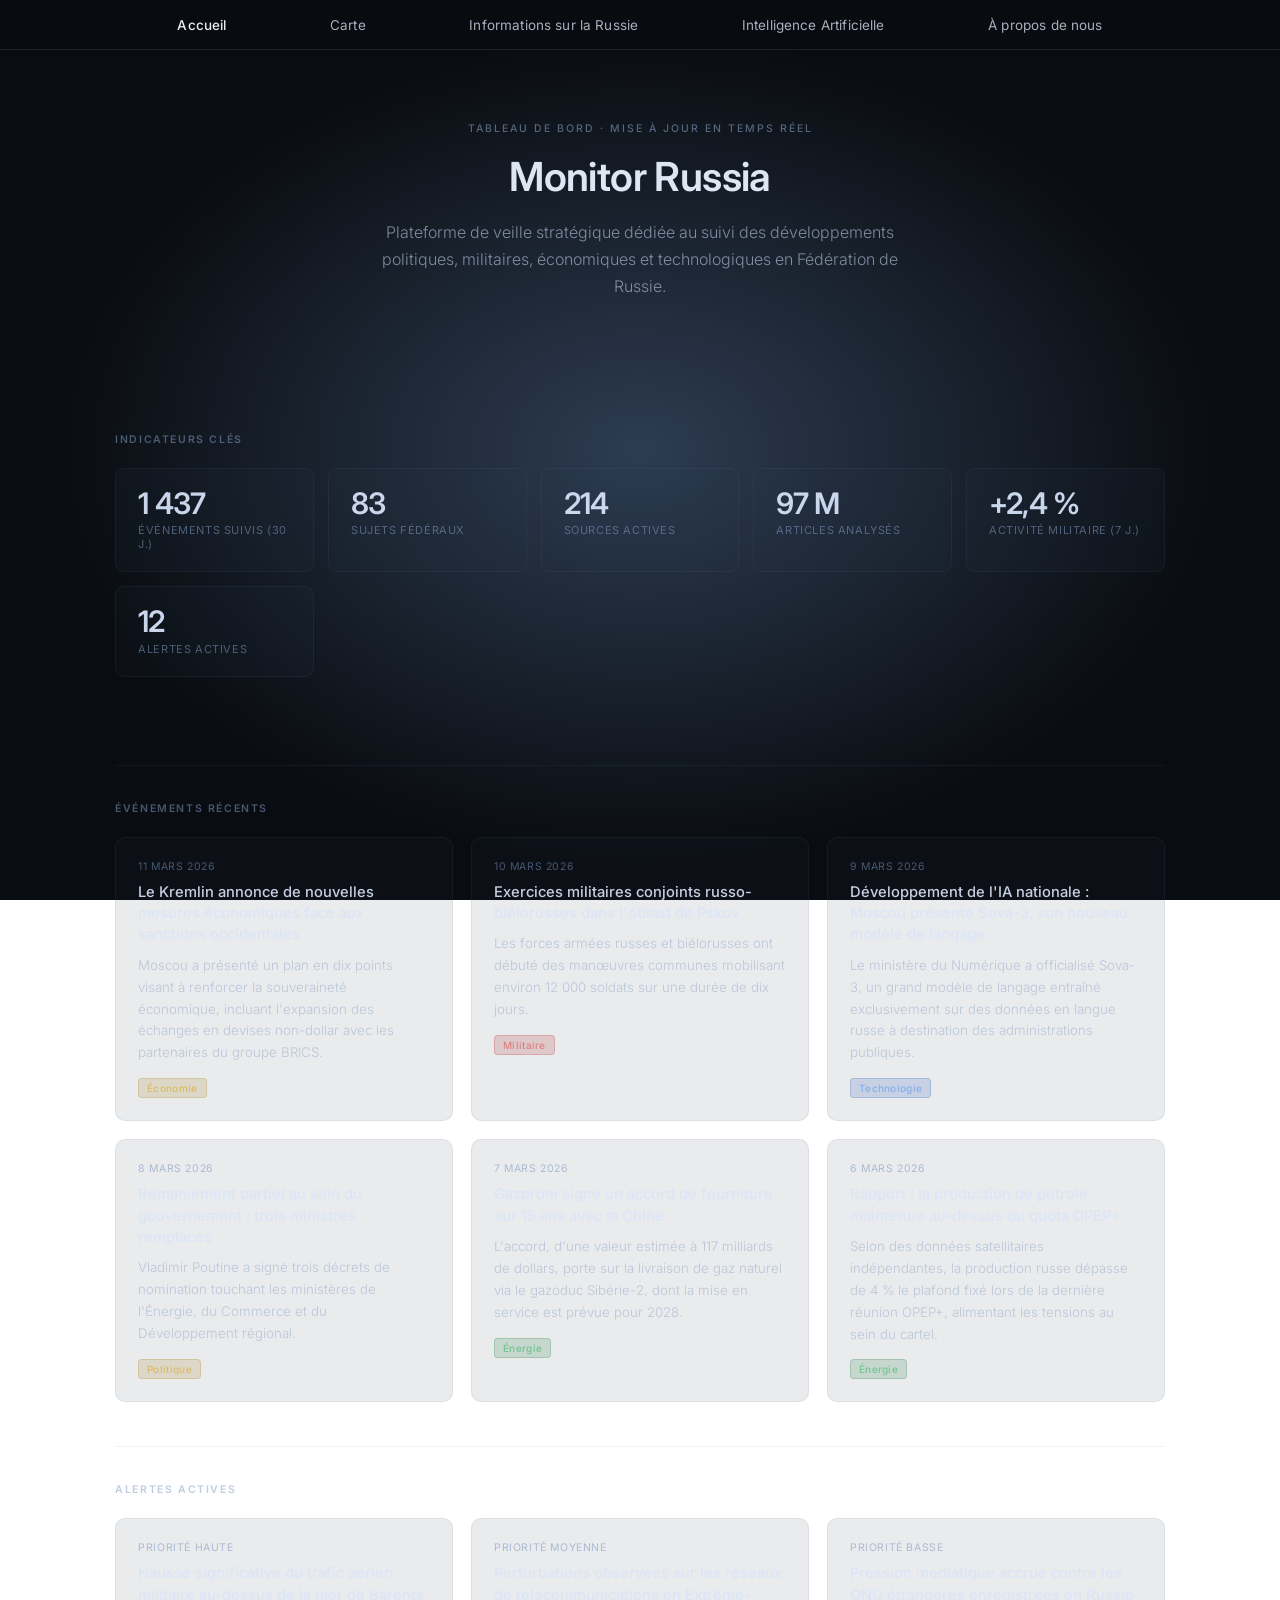
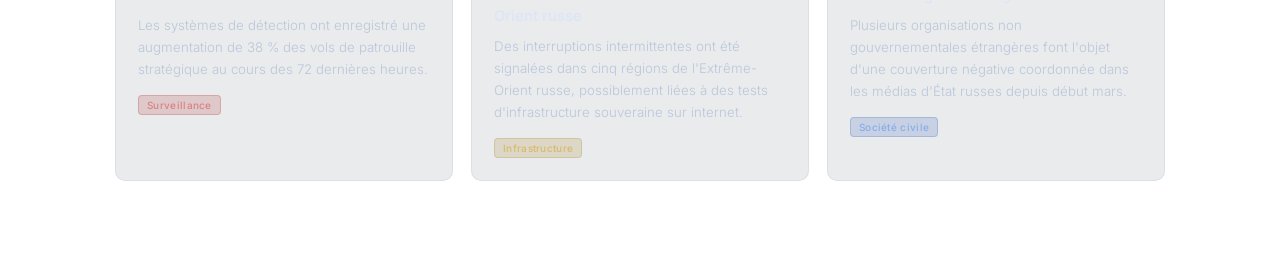
<file: index.html>
<!DOCTYPE html>
<html lang="fr">
<head>
  <meta charset="UTF-8">
  <meta name="viewport" content="width=device-width, initial-scale=1.0">
  <title>Monitor Russia — Accueil</title>
  <link rel="stylesheet" href="styles.css">
</head>
<body>

  <!-- ─── NAVBAR ─────────────────────────────────────────────────────────── -->
  <nav class="navbar">
    <ul class="nav-links">
      <li><a href="index.html"        class="nav-link active">Accueil</a></li>
      <li><a href="carte.html"        class="nav-link">Carte</a></li>
      <li><a href="informations.html" class="nav-link">Informations sur la Russie</a></li>
      <li><a href="ia.html"           class="nav-link">Intelligence Artificielle</a></li>
      <li><a href="about.html"        class="nav-link">À propos de nous</a></li>
    </ul>
  </nav>

  <!-- ─── CONTENT ────────────────────────────────────────────────────────── -->
  <main class="page-content">

    <!-- Hero -->
    <section class="hero">
      <p class="hero-label">Tableau de bord · Mise à jour en temps réel</p>
      <h1>Monitor Russia</h1>
      <p class="subtitle">
        Plateforme de veille stratégique dédiée au suivi des développements politiques,
        militaires, économiques et technologiques en Fédération de Russie.
      </p>
    </section>

    <!-- Stats -->
    <section class="section">
      <p class="section-title">Indicateurs clés</p>
      <div class="stats-grid">
        <div class="stat-card">
          <div class="stat-value">1 437</div>
          <div class="stat-label">Événements suivis (30 j.)</div>
        </div>
        <div class="stat-card">
          <div class="stat-value">83</div>
          <div class="stat-label">Sujets fédéraux</div>
        </div>
        <div class="stat-card">
          <div class="stat-value">214</div>
          <div class="stat-label">Sources actives</div>
        </div>
        <div class="stat-card">
          <div class="stat-value">97 M</div>
          <div class="stat-label">Articles analysés</div>
        </div>
        <div class="stat-card">
          <div class="stat-value">+2,4 %</div>
          <div class="stat-label">Activité militaire (7 j.)</div>
        </div>
        <div class="stat-card">
          <div class="stat-value">12</div>
          <div class="stat-label">Alertes actives</div>
        </div>
      </div>
    </section>

    <div class="divider"></div>

    <!-- Latest events -->
    <section class="section">
      <p class="section-title">Événements récents</p>
      <div class="cards-grid">

        <div class="card">
          <div class="card-date">11 Mars 2026</div>
          <div class="card-title">Le Kremlin annonce de nouvelles mesures économiques face aux sanctions occidentales</div>
          <div class="card-body">
            Moscou a présenté un plan en dix points visant à renforcer la souveraineté
            économique, incluant l'expansion des échanges en devises non-dollar avec les
            partenaires du groupe BRICS.
          </div>
          <span class="card-tag tag-yellow">Économie</span>
        </div>

        <div class="card">
          <div class="card-date">10 Mars 2026</div>
          <div class="card-title">Exercices militaires conjoints russo-biélorusses dans l'oblast de Pskov</div>
          <div class="card-body">
            Les forces armées russes et biélorusses ont débuté des manœuvres communes
            mobilisant environ 12 000 soldats sur une durée de dix jours.
          </div>
          <span class="card-tag tag-red">Militaire</span>
        </div>

        <div class="card">
          <div class="card-date">9 Mars 2026</div>
          <div class="card-title">Développement de l'IA nationale : Moscou présente Sova-3, son nouveau modèle de langage</div>
          <div class="card-body">
            Le ministère du Numérique a officialisé Sova-3, un grand modèle de langage
            entraîné exclusivement sur des données en langue russe à destination des
            administrations publiques.
          </div>
          <span class="card-tag tag-blue">Technologie</span>
        </div>

        <div class="card">
          <div class="card-date">8 Mars 2026</div>
          <div class="card-title">Remaniement partiel au sein du gouvernement : trois ministres remplacés</div>
          <div class="card-body">
            Vladimir Poutine a signé trois décrets de nomination touchant les ministères
            de l'Énergie, du Commerce et du Développement régional.
          </div>
          <span class="card-tag tag-yellow">Politique</span>
        </div>

        <div class="card">
          <div class="card-date">7 Mars 2026</div>
          <div class="card-title">Gazprom signe un accord de fourniture sur 15 ans avec la Chine</div>
          <div class="card-body">
            L'accord, d'une valeur estimée à 117 milliards de dollars, porte sur la
            livraison de gaz naturel via le gazoduc Sibérie-2, dont la mise en service
            est prévue pour 2028.
          </div>
          <span class="card-tag tag-green">Énergie</span>
        </div>

        <div class="card">
          <div class="card-date">6 Mars 2026</div>
          <div class="card-title">Rapport : la production de pétrole maintenue au-dessus du quota OPEP+</div>
          <div class="card-body">
            Selon des données satellitaires indépendantes, la production russe dépasse
            de 4 % le plafond fixé lors de la dernière réunion OPEP+, alimentant les
            tensions au sein du cartel.
          </div>
          <span class="card-tag tag-green">Énergie</span>
        </div>

      </div>
    </section>

    <div class="divider"></div>

    <!-- Alerts -->
    <section class="section">
      <p class="section-title">Alertes actives</p>
      <div class="cards-grid">

        <div class="card">
          <div class="card-date">Priorité haute</div>
          <div class="card-title">Hausse significative du trafic aérien militaire au-dessus de la mer de Barents</div>
          <div class="card-body">
            Les systèmes de détection ont enregistré une augmentation de 38 % des vols
            de patrouille stratégique au cours des 72 dernières heures.
          </div>
          <span class="card-tag tag-red">Surveillance</span>
        </div>

        <div class="card">
          <div class="card-date">Priorité moyenne</div>
          <div class="card-title">Perturbations observées sur les réseaux de télécommunications en Extrême-Orient russe</div>
          <div class="card-body">
            Des interruptions intermittentes ont été signalées dans cinq régions de
            l'Extrême-Orient russe, possiblement liées à des tests d'infrastructure
            souveraine sur internet.
          </div>
          <span class="card-tag tag-yellow">Infrastructure</span>
        </div>

        <div class="card">
          <div class="card-date">Priorité basse</div>
          <div class="card-title">Pression médiatique accrue contre les ONG étrangères enregistrées en Russie</div>
          <div class="card-body">
            Plusieurs organisations non gouvernementales étrangères font l'objet d'une
            couverture négative coordonnée dans les médias d'État russes depuis début mars.
          </div>
          <span class="card-tag tag-blue">Société civile</span>
        </div>

      </div>
    </section>

    <div class="page-footer"></div>
  </main>

  <script src="nav.js"></script>
</body>
</html>
</file>
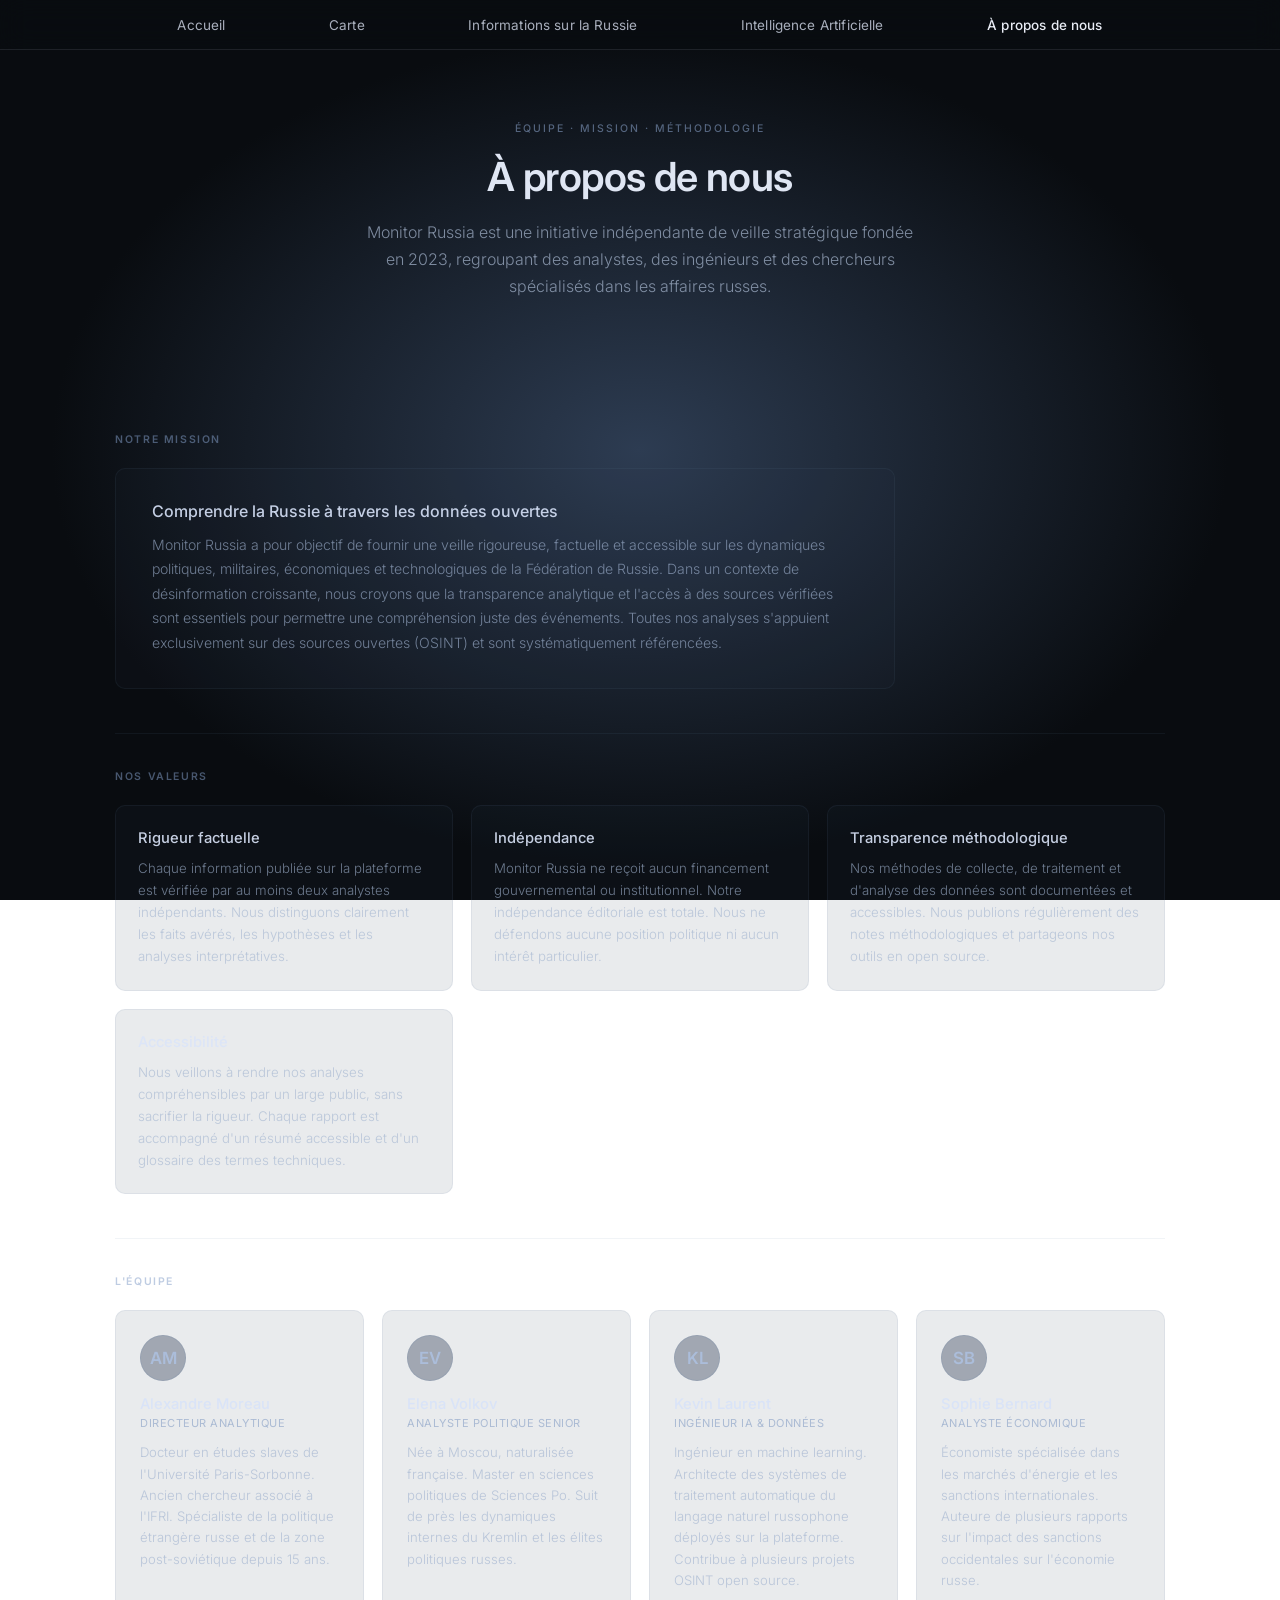
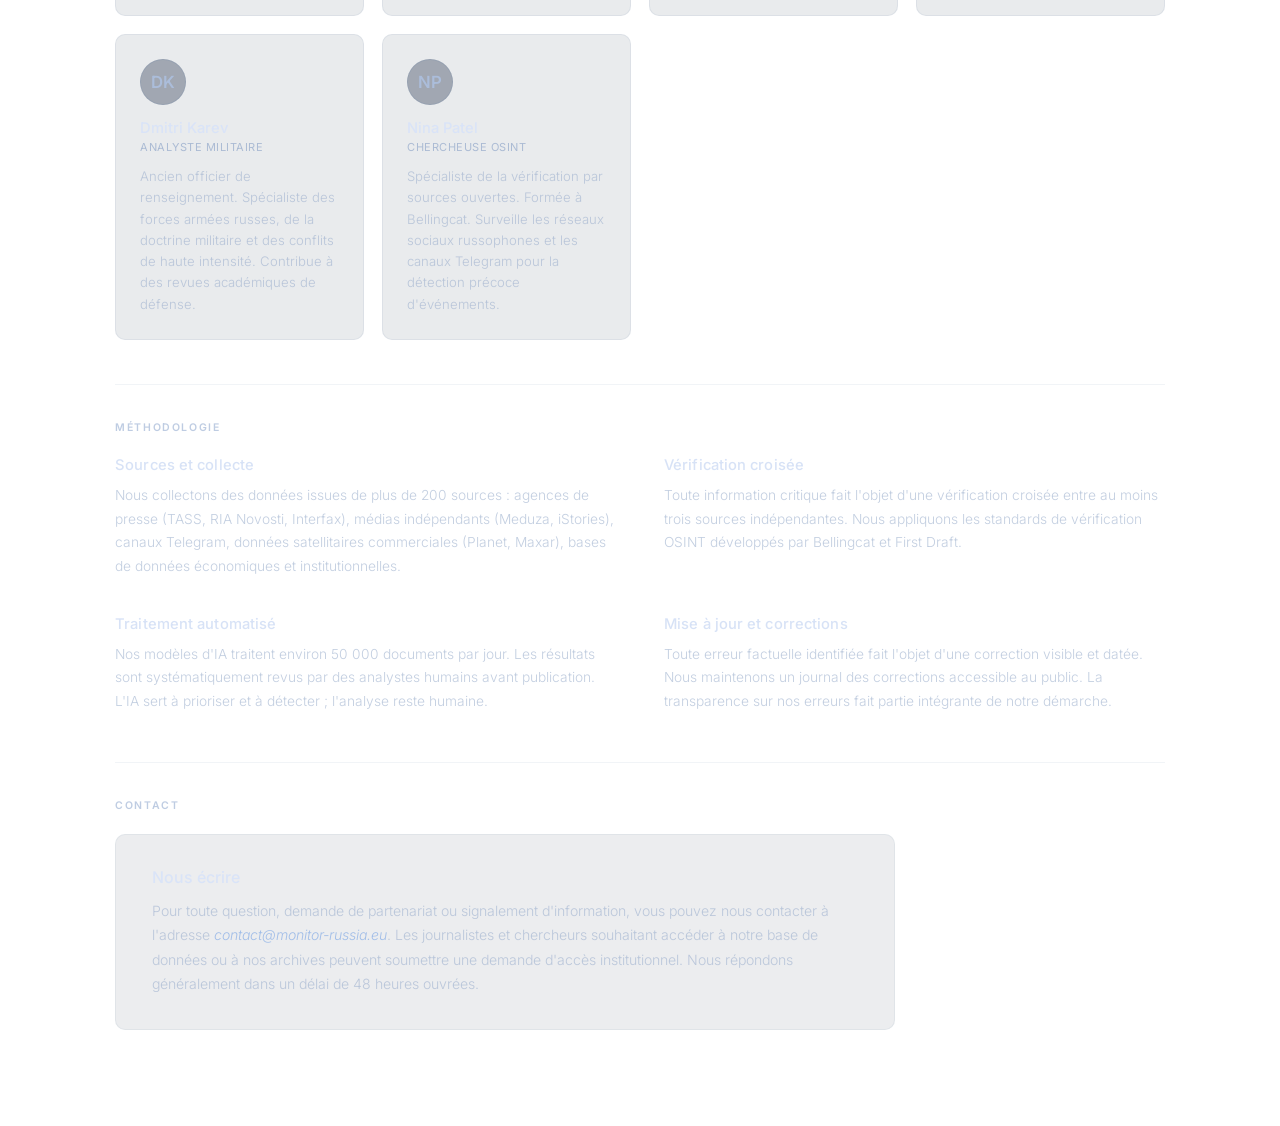
<file: about.html>
<!DOCTYPE html>
<html lang="fr">
<head>
  <meta charset="UTF-8">
  <meta name="viewport" content="width=device-width, initial-scale=1.0">
  <title>Monitor Russia — À propos de nous</title>
  <link rel="stylesheet" href="styles.css">
</head>
<body>

  <nav class="navbar">
    <ul class="nav-links">
      <li><a href="index.html"        class="nav-link">Accueil</a></li>
      <li><a href="carte.html"        class="nav-link">Carte</a></li>
      <li><a href="informations.html" class="nav-link">Informations sur la Russie</a></li>
      <li><a href="ia.html"           class="nav-link">Intelligence Artificielle</a></li>
      <li><a href="about.html"        class="nav-link active">À propos de nous</a></li>
    </ul>
  </nav>

  <main class="page-content">

    <section class="hero">
      <p class="hero-label">Équipe · Mission · Méthodologie</p>
      <h1>À propos de nous</h1>
      <p class="subtitle">
        Monitor Russia est une initiative indépendante de veille stratégique fondée
        en 2023, regroupant des analystes, des ingénieurs et des chercheurs spécialisés
        dans les affaires russes.
      </p>
    </section>

    <!-- Mission -->
    <section class="section">
      <p class="section-title">Notre mission</p>
      <div class="mission-block">
        <h3>Comprendre la Russie à travers les données ouvertes</h3>
        <p>
          Monitor Russia a pour objectif de fournir une veille rigoureuse, factuelle et
          accessible sur les dynamiques politiques, militaires, économiques et technologiques
          de la Fédération de Russie. Dans un contexte de désinformation croissante, nous
          croyons que la transparence analytique et l'accès à des sources vérifiées sont
          essentiels pour permettre une compréhension juste des événements. Toutes nos
          analyses s'appuient exclusivement sur des sources ouvertes (OSINT) et sont
          systématiquement référencées.
        </p>
      </div>
    </section>

    <div class="divider"></div>

    <!-- Valeurs -->
    <section class="section">
      <p class="section-title">Nos valeurs</p>
      <div class="cards-grid">
        <div class="card">
          <div class="card-title">Rigueur factuelle</div>
          <div class="card-body">
            Chaque information publiée sur la plateforme est vérifiée par au moins
            deux analystes indépendants. Nous distinguons clairement les faits avérés,
            les hypothèses et les analyses interprétatives.
          </div>
        </div>
        <div class="card">
          <div class="card-title">Indépendance</div>
          <div class="card-body">
            Monitor Russia ne reçoit aucun financement gouvernemental ou institutionnel.
            Notre indépendance éditoriale est totale. Nous ne défendons aucune position
            politique ni aucun intérêt particulier.
          </div>
        </div>
        <div class="card">
          <div class="card-title">Transparence méthodologique</div>
          <div class="card-body">
            Nos méthodes de collecte, de traitement et d'analyse des données sont
            documentées et accessibles. Nous publions régulièrement des notes
            méthodologiques et partageons nos outils en open source.
          </div>
        </div>
        <div class="card">
          <div class="card-title">Accessibilité</div>
          <div class="card-body">
            Nous veillons à rendre nos analyses compréhensibles par un large public,
            sans sacrifier la rigueur. Chaque rapport est accompagné d'un résumé
            accessible et d'un glossaire des termes techniques.
          </div>
        </div>
      </div>
    </section>

    <div class="divider"></div>

    <!-- Équipe -->
    <section class="section">
      <p class="section-title">L'équipe</p>
      <div class="team-grid">

        <div class="team-card">
          <div class="team-avatar">AM</div>
          <div class="team-name">Alexandre Moreau</div>
          <div class="team-role">Directeur analytique</div>
          <div class="team-bio">
            Docteur en études slaves de l'Université Paris-Sorbonne. Ancien
            chercheur associé à l'IFRI. Spécialiste de la politique étrangère
            russe et de la zone post-soviétique depuis 15 ans.
          </div>
        </div>

        <div class="team-card">
          <div class="team-avatar">EV</div>
          <div class="team-name">Elena Volkov</div>
          <div class="team-role">Analyste politique senior</div>
          <div class="team-bio">
            Née à Moscou, naturalisée française. Master en sciences politiques
            de Sciences Po. Suit de près les dynamiques internes du Kremlin
            et les élites politiques russes.
          </div>
        </div>

        <div class="team-card">
          <div class="team-avatar">KL</div>
          <div class="team-name">Kevin Laurent</div>
          <div class="team-role">Ingénieur IA & données</div>
          <div class="team-bio">
            Ingénieur en machine learning. Architecte des systèmes de traitement
            automatique du langage naturel russophone déployés sur la plateforme.
            Contribue à plusieurs projets OSINT open source.
          </div>
        </div>

        <div class="team-card">
          <div class="team-avatar">SB</div>
          <div class="team-name">Sophie Bernard</div>
          <div class="team-role">Analyste économique</div>
          <div class="team-bio">
            Économiste spécialisée dans les marchés d'énergie et les sanctions
            internationales. Auteure de plusieurs rapports sur l'impact des
            sanctions occidentales sur l'économie russe.
          </div>
        </div>

        <div class="team-card">
          <div class="team-avatar">DK</div>
          <div class="team-name">Dmitri Karev</div>
          <div class="team-role">Analyste militaire</div>
          <div class="team-bio">
            Ancien officier de renseignement. Spécialiste des forces armées
            russes, de la doctrine militaire et des conflits de haute intensité.
            Contribue à des revues académiques de défense.
          </div>
        </div>

        <div class="team-card">
          <div class="team-avatar">NP</div>
          <div class="team-name">Nina Patel</div>
          <div class="team-role">Chercheuse OSINT</div>
          <div class="team-bio">
            Spécialiste de la vérification par sources ouvertes. Formée à
            Bellingcat. Surveille les réseaux sociaux russophones et les
            canaux Telegram pour la détection précoce d'événements.
          </div>
        </div>

      </div>
    </section>

    <div class="divider"></div>

    <!-- Méthodologie -->
    <section class="section">
      <p class="section-title">Méthodologie</p>
      <div class="info-grid">
        <div class="info-block">
          <h3>Sources et collecte</h3>
          <p>
            Nous collectons des données issues de plus de 200 sources : agences
            de presse (TASS, RIA Novosti, Interfax), médias indépendants (Meduza,
            iStories), canaux Telegram, données satellitaires commerciales (Planet,
            Maxar), bases de données économiques et institutionnelles.
          </p>
        </div>
        <div class="info-block">
          <h3>Vérification croisée</h3>
          <p>
            Toute information critique fait l'objet d'une vérification croisée entre
            au moins trois sources indépendantes. Nous appliquons les standards de
            vérification OSINT développés par Bellingcat et First Draft.
          </p>
        </div>
        <div class="info-block">
          <h3>Traitement automatisé</h3>
          <p>
            Nos modèles d'IA traitent environ 50 000 documents par jour. Les
            résultats sont systématiquement revus par des analystes humains avant
            publication. L'IA sert à prioriser et à détecter ; l'analyse reste humaine.
          </p>
        </div>
        <div class="info-block">
          <h3>Mise à jour et corrections</h3>
          <p>
            Toute erreur factuelle identifiée fait l'objet d'une correction visible
            et datée. Nous maintenons un journal des corrections accessible au public.
            La transparence sur nos erreurs fait partie intégrante de notre démarche.
          </p>
        </div>
      </div>
    </section>

    <div class="divider"></div>

    <!-- Contact -->
    <section class="section">
      <p class="section-title">Contact</p>
      <div class="mission-block">
        <h3>Nous écrire</h3>
        <p>
          Pour toute question, demande de partenariat ou signalement d'information,
          vous pouvez nous contacter à l'adresse <em style="color:rgba(130,170,230,0.7)">contact@monitor-russia.eu</em>.
          Les journalistes et chercheurs souhaitant accéder à notre base de données
          ou à nos archives peuvent soumettre une demande d'accès institutionnel.
          Nous répondons généralement dans un délai de 48 heures ouvrées.
        </p>
      </div>
    </section>

    <div class="page-footer"></div>
  </main>

  <script src="nav.js"></script>
</body>
</html>
</file>
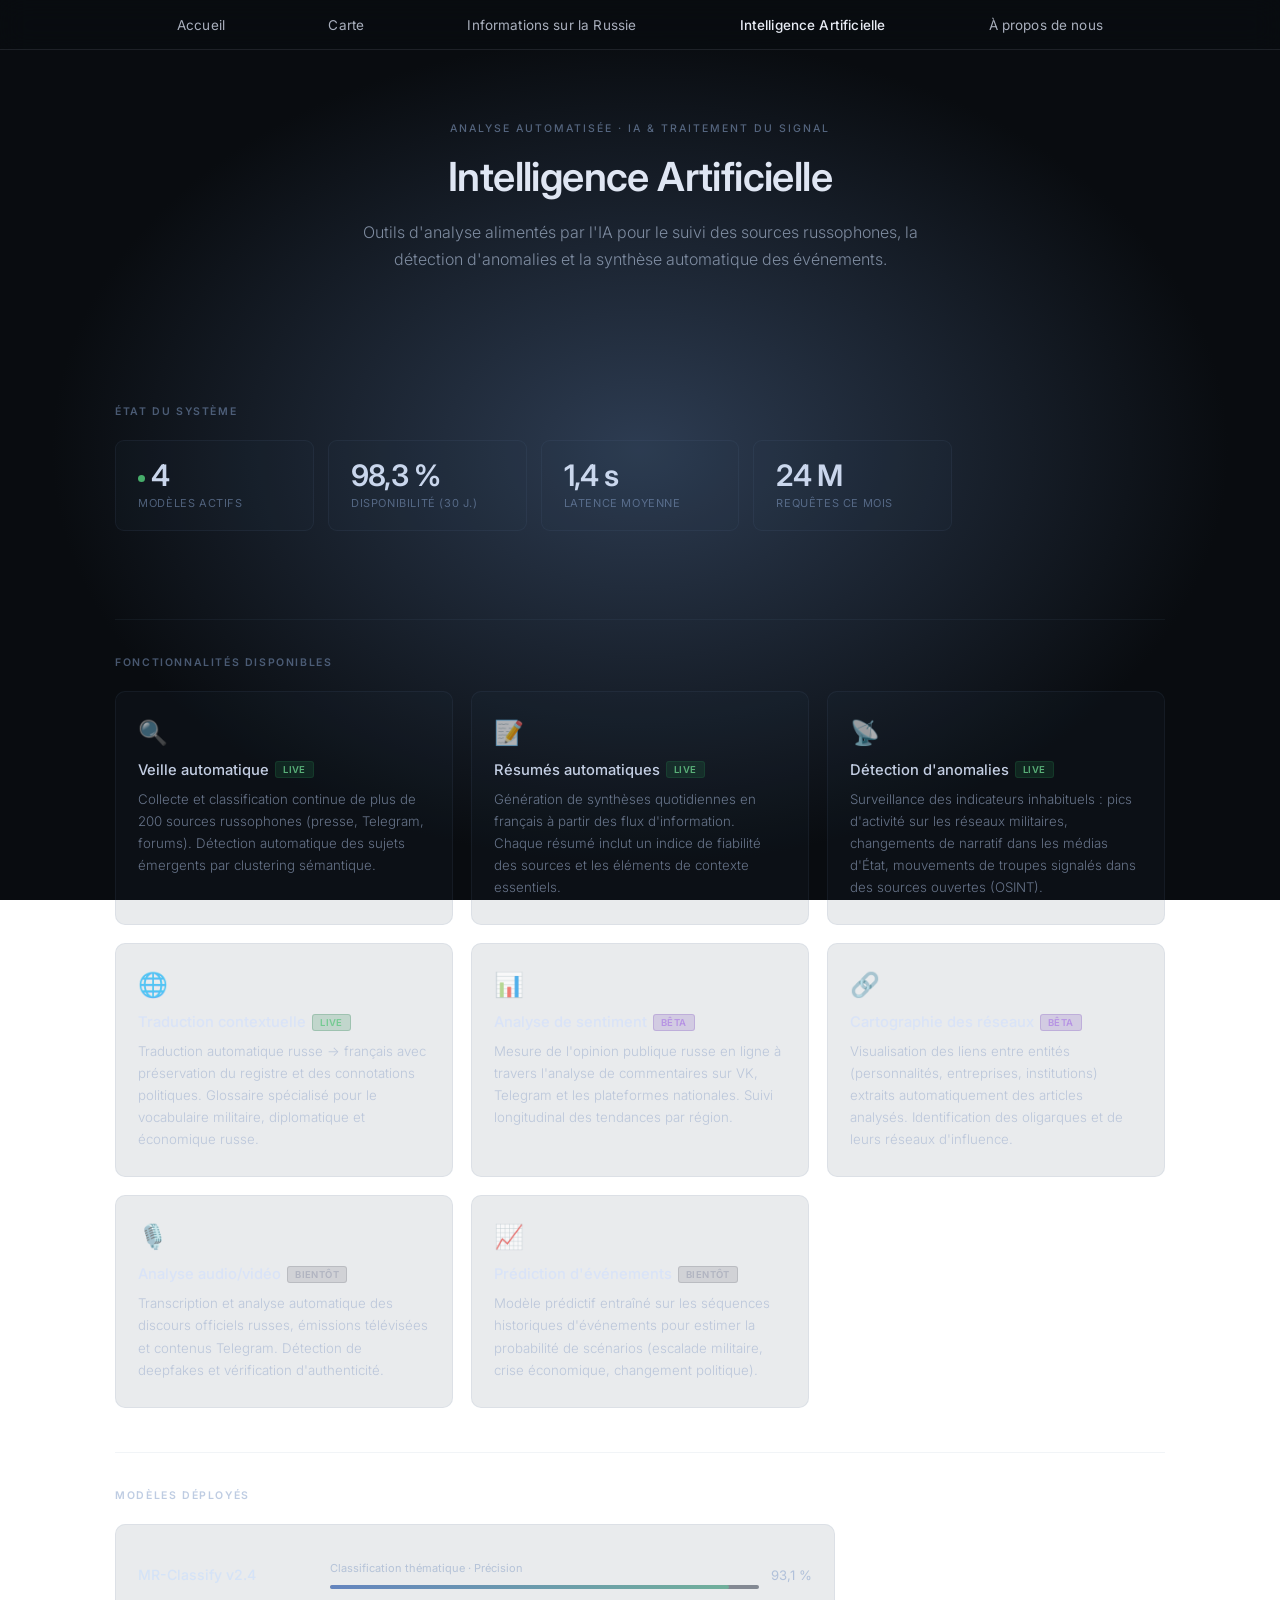
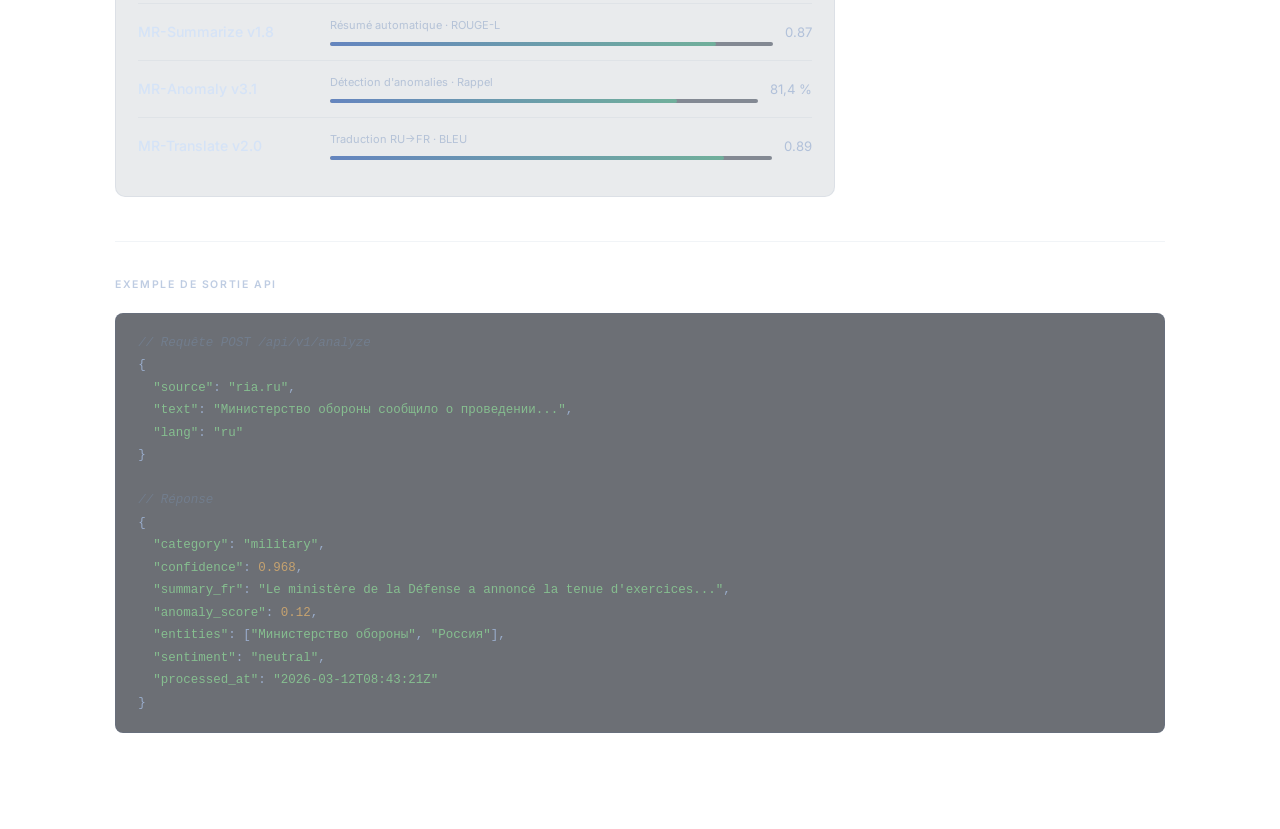
<file: ia.html>
<!DOCTYPE html>
<html lang="fr">
<head>
  <meta charset="UTF-8">
  <meta name="viewport" content="width=device-width, initial-scale=1.0">
  <title>Monitor Russia — Intelligence Artificielle</title>
  <link rel="stylesheet" href="styles.css">
  <style>
    /* Animated pulse for "live" indicator */
    @keyframes pulse {
      0%, 100% { opacity: 0.8; }
      50%       { opacity: 0.35; }
    }
    .live-dot {
      display: inline-block;
      width: 7px;
      height: 7px;
      border-radius: 50%;
      background: rgba(80, 200, 120, 0.85);
      margin-right: 6px;
      vertical-align: middle;
      animation: pulse 2.2s ease-in-out infinite;
    }

    /* Code-like block */
    .code-block {
      background: rgba(10, 16, 26, 0.6);
      border: 1px solid rgba(80, 110, 160, 0.15);
      border-radius: 8px;
      padding: 18px 22px;
      font-family: 'JetBrains Mono', 'Fira Code', 'Courier New', monospace;
      font-size: 12.5px;
      color: rgba(170, 195, 235, 0.72);
      line-height: 1.8;
      overflow-x: auto;
    }
    .code-block .kw  { color: rgba(130, 170, 240, 0.85); }
    .code-block .str { color: rgba(140, 210, 150, 0.8);  }
    .code-block .num { color: rgba(220, 175, 110, 0.8);  }
    .code-block .cmt { color: rgba(120, 140, 165, 0.5); font-style: italic; }

    /* Progress bars */
    .progress-bar-wrap {
      background: rgba(30, 40, 58, 0.5);
      border-radius: 3px;
      height: 4px;
      margin-top: 10px;
      overflow: hidden;
    }
    .progress-bar-fill {
      height: 100%;
      border-radius: 3px;
      background: linear-gradient(90deg, rgba(80,130,220,0.6), rgba(100,200,160,0.6));
    }

    .model-row {
      display: flex;
      align-items: center;
      gap: 12px;
      padding: 14px 0;
      border-bottom: 1px solid rgba(100,130,170,0.08);
    }
    .model-row:last-child { border-bottom: none; }
    .model-name  { font-size: 0.88rem; font-weight: 500; color: rgba(210,225,248,0.88); min-width: 180px; }
    .model-score { font-size: 0.82rem; color: rgba(140,165,205,0.6); margin-left: auto; white-space: nowrap; }
  </style>
</head>
<body>

  <nav class="navbar">
    <ul class="nav-links">
      <li><a href="index.html"        class="nav-link">Accueil</a></li>
      <li><a href="carte.html"        class="nav-link">Carte</a></li>
      <li><a href="informations.html" class="nav-link">Informations sur la Russie</a></li>
      <li><a href="ia.html"           class="nav-link active">Intelligence Artificielle</a></li>
      <li><a href="about.html"        class="nav-link">À propos de nous</a></li>
    </ul>
  </nav>

  <main class="page-content">

    <section class="hero">
      <p class="hero-label">Analyse automatisée · IA & traitement du signal</p>
      <h1>Intelligence Artificielle</h1>
      <p class="subtitle">
        Outils d'analyse alimentés par l'IA pour le suivi des sources russophones,
        la détection d'anomalies et la synthèse automatique des événements.
      </p>
    </section>

    <!-- Status système -->
    <section class="section">
      <p class="section-title">État du système</p>
      <div class="stats-grid">
        <div class="stat-card">
          <div class="stat-value"><span class="live-dot"></span>4</div>
          <div class="stat-label">Modèles actifs</div>
        </div>
        <div class="stat-card">
          <div class="stat-value">98,3 %</div>
          <div class="stat-label">Disponibilité (30 j.)</div>
        </div>
        <div class="stat-card">
          <div class="stat-value">1,4 s</div>
          <div class="stat-label">Latence moyenne</div>
        </div>
        <div class="stat-card">
          <div class="stat-value">24 M</div>
          <div class="stat-label">Requêtes ce mois</div>
        </div>
      </div>
    </section>

    <div class="divider"></div>

    <!-- Fonctionnalités IA -->
    <section class="section">
      <p class="section-title">Fonctionnalités disponibles</p>
      <div class="feature-grid">

        <div class="feature-card">
          <div class="feature-icon">🔍</div>
          <div class="feature-title">
            Veille automatique
            <span class="badge badge-live">Live</span>
          </div>
          <div class="feature-desc">
            Collecte et classification continue de plus de 200 sources russophones
            (presse, Telegram, forums). Détection automatique des sujets émergents
            par clustering sémantique.
          </div>
        </div>

        <div class="feature-card">
          <div class="feature-icon">📝</div>
          <div class="feature-title">
            Résumés automatiques
            <span class="badge badge-live">Live</span>
          </div>
          <div class="feature-desc">
            Génération de synthèses quotidiennes en français à partir des flux
            d'information. Chaque résumé inclut un indice de fiabilité des sources
            et les éléments de contexte essentiels.
          </div>
        </div>

        <div class="feature-card">
          <div class="feature-icon">📡</div>
          <div class="feature-title">
            Détection d'anomalies
            <span class="badge badge-live">Live</span>
          </div>
          <div class="feature-desc">
            Surveillance des indicateurs inhabituels : pics d'activité sur les réseaux
            militaires, changements de narratif dans les médias d'État, mouvements
            de troupes signalés dans des sources ouvertes (OSINT).
          </div>
        </div>

        <div class="feature-card">
          <div class="feature-icon">🌐</div>
          <div class="feature-title">
            Traduction contextuelle
            <span class="badge badge-live">Live</span>
          </div>
          <div class="feature-desc">
            Traduction automatique russe → français avec préservation du registre
            et des connotations politiques. Glossaire spécialisé pour le vocabulaire
            militaire, diplomatique et économique russe.
          </div>
        </div>

        <div class="feature-card">
          <div class="feature-icon">📊</div>
          <div class="feature-title">
            Analyse de sentiment
            <span class="badge badge-beta">Bêta</span>
          </div>
          <div class="feature-desc">
            Mesure de l'opinion publique russe en ligne à travers l'analyse de
            commentaires sur VK, Telegram et les plateformes nationales. Suivi
            longitudinal des tendances par région.
          </div>
        </div>

        <div class="feature-card">
          <div class="feature-icon">🔗</div>
          <div class="feature-title">
            Cartographie des réseaux
            <span class="badge badge-beta">Bêta</span>
          </div>
          <div class="feature-desc">
            Visualisation des liens entre entités (personnalités, entreprises,
            institutions) extraits automatiquement des articles analysés. Identification
            des oligarques et de leurs réseaux d'influence.
          </div>
        </div>

        <div class="feature-card">
          <div class="feature-icon">🎙️</div>
          <div class="feature-title">
            Analyse audio/vidéo
            <span class="badge badge-soon">Bientôt</span>
          </div>
          <div class="feature-desc">
            Transcription et analyse automatique des discours officiels russes,
            émissions télévisées et contenus Telegram. Détection de deepfakes
            et vérification d'authenticité.
          </div>
        </div>

        <div class="feature-card">
          <div class="feature-icon">📈</div>
          <div class="feature-title">
            Prédiction d'événements
            <span class="badge badge-soon">Bientôt</span>
          </div>
          <div class="feature-desc">
            Modèle prédictif entraîné sur les séquences historiques d'événements
            pour estimer la probabilité de scénarios (escalade militaire, crise
            économique, changement politique).
          </div>
        </div>

      </div>
    </section>

    <div class="divider"></div>

    <!-- Modèles actifs -->
    <section class="section">
      <p class="section-title">Modèles déployés</p>
      <div class="card" style="max-width: 720px;">
        <div class="model-row">
          <div class="model-name">MR-Classify v2.4</div>
          <div style="flex:1">
            <div style="font-size:11px;color:rgba(130,155,195,0.5);margin-bottom:4px;">Classification thématique · Précision</div>
            <div class="progress-bar-wrap"><div class="progress-bar-fill" style="width:93%"></div></div>
          </div>
          <div class="model-score">93,1 %</div>
        </div>
        <div class="model-row">
          <div class="model-name">MR-Summarize v1.8</div>
          <div style="flex:1">
            <div style="font-size:11px;color:rgba(130,155,195,0.5);margin-bottom:4px;">Résumé automatique · ROUGE-L</div>
            <div class="progress-bar-wrap"><div class="progress-bar-fill" style="width:87%"></div></div>
          </div>
          <div class="model-score">0.87</div>
        </div>
        <div class="model-row">
          <div class="model-name">MR-Anomaly v3.1</div>
          <div style="flex:1">
            <div style="font-size:11px;color:rgba(130,155,195,0.5);margin-bottom:4px;">Détection d'anomalies · Rappel</div>
            <div class="progress-bar-wrap"><div class="progress-bar-fill" style="width:81%"></div></div>
          </div>
          <div class="model-score">81,4 %</div>
        </div>
        <div class="model-row">
          <div class="model-name">MR-Translate v2.0</div>
          <div style="flex:1">
            <div style="font-size:11px;color:rgba(130,155,195,0.5);margin-bottom:4px;">Traduction RU→FR · BLEU</div>
            <div class="progress-bar-wrap"><div class="progress-bar-fill" style="width:89%"></div></div>
          </div>
          <div class="model-score">0.89</div>
        </div>
      </div>
    </section>

    <div class="divider"></div>

    <!-- Exemple de sortie API -->
    <section class="section">
      <p class="section-title">Exemple de sortie API</p>
      <div class="code-block">
        <span class="cmt">// Requête POST /api/v1/analyze</span><br>
        {<br>
        &nbsp;&nbsp;<span class="str">"source"</span>: <span class="str">"ria.ru"</span>,<br>
        &nbsp;&nbsp;<span class="str">"text"</span>: <span class="str">"Министерство обороны сообщило о проведении..."</span>,<br>
        &nbsp;&nbsp;<span class="str">"lang"</span>: <span class="str">"ru"</span><br>
        }<br><br>
        <span class="cmt">// Réponse</span><br>
        {<br>
        &nbsp;&nbsp;<span class="str">"category"</span>: <span class="str">"military"</span>,<br>
        &nbsp;&nbsp;<span class="str">"confidence"</span>: <span class="num">0.968</span>,<br>
        &nbsp;&nbsp;<span class="str">"summary_fr"</span>: <span class="str">"Le ministère de la Défense a annoncé la tenue d'exercices..."</span>,<br>
        &nbsp;&nbsp;<span class="str">"anomaly_score"</span>: <span class="num">0.12</span>,<br>
        &nbsp;&nbsp;<span class="str">"entities"</span>: [<span class="str">"Министерство обороны"</span>, <span class="str">"Россия"</span>],<br>
        &nbsp;&nbsp;<span class="str">"sentiment"</span>: <span class="str">"neutral"</span>,<br>
        &nbsp;&nbsp;<span class="str">"processed_at"</span>: <span class="str">"2026-03-12T08:43:21Z"</span><br>
        }
      </div>
    </section>

    <div class="page-footer"></div>
  </main>

  <script src="nav.js"></script>
</body>
</html>
</file>
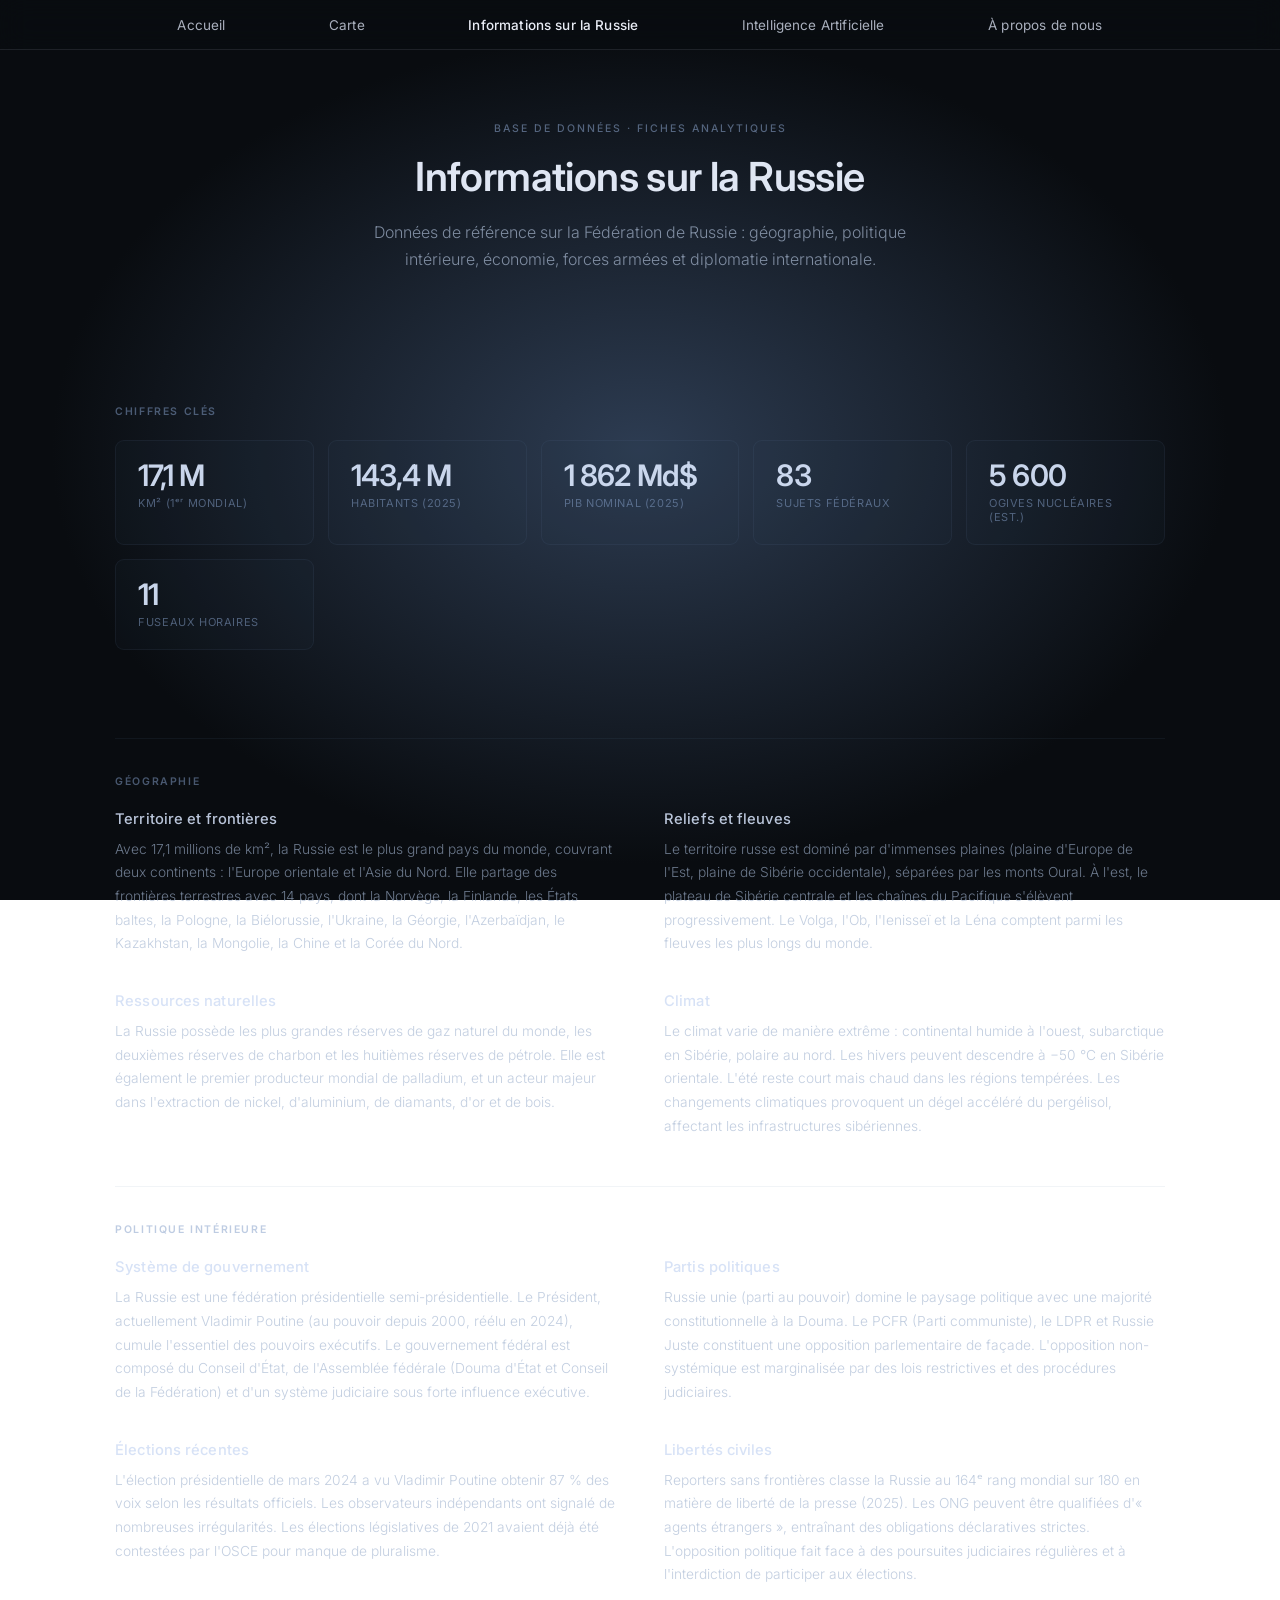
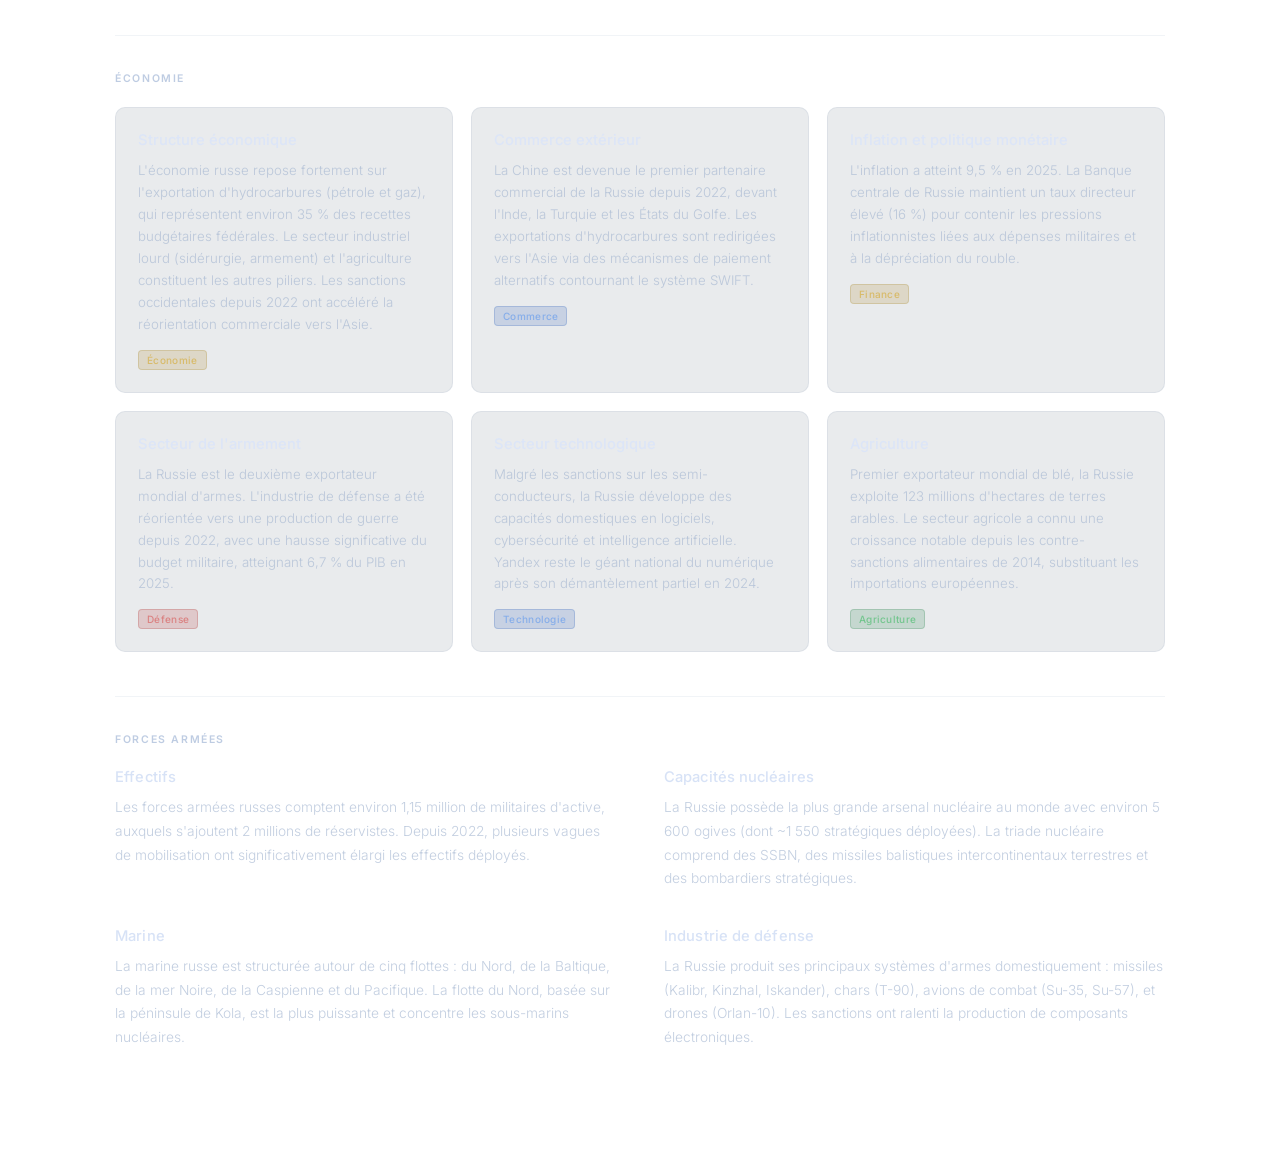
<file: informations.html>
<!DOCTYPE html>
<html lang="fr">
<head>
  <meta charset="UTF-8">
  <meta name="viewport" content="width=device-width, initial-scale=1.0">
  <title>Monitor Russia — Informations sur la Russie</title>
  <link rel="stylesheet" href="styles.css">
</head>
<body>

  <nav class="navbar">
    <ul class="nav-links">
      <li><a href="index.html"        class="nav-link">Accueil</a></li>
      <li><a href="carte.html"        class="nav-link">Carte</a></li>
      <li><a href="informations.html" class="nav-link active">Informations sur la Russie</a></li>
      <li><a href="ia.html"           class="nav-link">Intelligence Artificielle</a></li>
      <li><a href="about.html"        class="nav-link">À propos de nous</a></li>
    </ul>
  </nav>

  <main class="page-content">

    <section class="hero">
      <p class="hero-label">Base de données · Fiches analytiques</p>
      <h1>Informations sur la Russie</h1>
      <p class="subtitle">
        Données de référence sur la Fédération de Russie : géographie, politique intérieure,
        économie, forces armées et diplomatie internationale.
      </p>
    </section>

    <!-- Chiffres clés -->
    <section class="section">
      <p class="section-title">Chiffres clés</p>
      <div class="stats-grid">
        <div class="stat-card">
          <div class="stat-value">17,1 M</div>
          <div class="stat-label">km² (1ᵉʳ mondial)</div>
        </div>
        <div class="stat-card">
          <div class="stat-value">143,4 M</div>
          <div class="stat-label">Habitants (2025)</div>
        </div>
        <div class="stat-card">
          <div class="stat-value">1 862 Md$</div>
          <div class="stat-label">PIB nominal (2025)</div>
        </div>
        <div class="stat-card">
          <div class="stat-value">83</div>
          <div class="stat-label">Sujets fédéraux</div>
        </div>
        <div class="stat-card">
          <div class="stat-value">5 600</div>
          <div class="stat-label">Ogives nucléaires (est.)</div>
        </div>
        <div class="stat-card">
          <div class="stat-value">11</div>
          <div class="stat-label">Fuseaux horaires</div>
        </div>
      </div>
    </section>

    <div class="divider"></div>

    <!-- Géographie -->
    <section class="section">
      <p class="section-title">Géographie</p>
      <div class="info-grid">
        <div class="info-block">
          <h3>Territoire et frontières</h3>
          <p>
            Avec 17,1 millions de km², la Russie est le plus grand pays du monde, couvrant
            deux continents : l'Europe orientale et l'Asie du Nord. Elle partage des frontières
            terrestres avec 14 pays, dont la Norvège, la Finlande, les États baltes, la Pologne,
            la Biélorussie, l'Ukraine, la Géorgie, l'Azerbaïdjan, le Kazakhstan, la Mongolie,
            la Chine et la Corée du Nord.
          </p>
        </div>
        <div class="info-block">
          <h3>Reliefs et fleuves</h3>
          <p>
            Le territoire russe est dominé par d'immenses plaines (plaine d'Europe de l'Est,
            plaine de Sibérie occidentale), séparées par les monts Oural. À l'est, le plateau
            de Sibérie centrale et les chaînes du Pacifique s'élèvent progressivement. Le Volga,
            l'Ob, l'Ienisseï et la Léna comptent parmi les fleuves les plus longs du monde.
          </p>
        </div>
        <div class="info-block">
          <h3>Ressources naturelles</h3>
          <p>
            La Russie possède les plus grandes réserves de gaz naturel du monde, les deuxièmes
            réserves de charbon et les huitièmes réserves de pétrole. Elle est également le premier
            producteur mondial de palladium, et un acteur majeur dans l'extraction de nickel,
            d'aluminium, de diamants, d'or et de bois.
          </p>
        </div>
        <div class="info-block">
          <h3>Climat</h3>
          <p>
            Le climat varie de manière extrême : continental humide à l'ouest, subarctique en
            Sibérie, polaire au nord. Les hivers peuvent descendre à −50 °C en Sibérie orientale.
            L'été reste court mais chaud dans les régions tempérées. Les changements climatiques
            provoquent un dégel accéléré du pergélisol, affectant les infrastructures sibériennes.
          </p>
        </div>
      </div>
    </section>

    <div class="divider"></div>

    <!-- Politique -->
    <section class="section">
      <p class="section-title">Politique intérieure</p>
      <div class="info-grid">
        <div class="info-block">
          <h3>Système de gouvernement</h3>
          <p>
            La Russie est une fédération présidentielle semi-présidentielle. Le Président,
            actuellement Vladimir Poutine (au pouvoir depuis 2000, réélu en 2024), cumule
            l'essentiel des pouvoirs exécutifs. Le gouvernement fédéral est composé du Conseil
            d'État, de l'Assemblée fédérale (Douma d'État et Conseil de la Fédération) et d'un
            système judiciaire sous forte influence exécutive.
          </p>
        </div>
        <div class="info-block">
          <h3>Partis politiques</h3>
          <p>
            Russie unie (parti au pouvoir) domine le paysage politique avec une majorité
            constitutionnelle à la Douma. Le PCFR (Parti communiste), le LDPR et Russie Juste
            constituent une opposition parlementaire de façade. L'opposition non-systémique
            est marginalisée par des lois restrictives et des procédures judiciaires.
          </p>
        </div>
        <div class="info-block">
          <h3>Élections récentes</h3>
          <p>
            L'élection présidentielle de mars 2024 a vu Vladimir Poutine obtenir 87 % des voix
            selon les résultats officiels. Les observateurs indépendants ont signalé de
            nombreuses irrégularités. Les élections législatives de 2021 avaient déjà été
            contestées par l'OSCE pour manque de pluralisme.
          </p>
        </div>
        <div class="info-block">
          <h3>Libertés civiles</h3>
          <p>
            Reporters sans frontières classe la Russie au 164ᵉ rang mondial sur 180 en matière
            de liberté de la presse (2025). Les ONG peuvent être qualifiées d'« agents étrangers »,
            entraînant des obligations déclaratives strictes. L'opposition politique fait face à des
            poursuites judiciaires régulières et à l'interdiction de participer aux élections.
          </p>
        </div>
      </div>
    </section>

    <div class="divider"></div>

    <!-- Économie -->
    <section class="section">
      <p class="section-title">Économie</p>
      <div class="cards-grid">
        <div class="card">
          <div class="card-title">Structure économique</div>
          <div class="card-body">
            L'économie russe repose fortement sur l'exportation d'hydrocarbures (pétrole et gaz),
            qui représentent environ 35 % des recettes budgétaires fédérales. Le secteur industriel
            lourd (sidérurgie, armement) et l'agriculture constituent les autres piliers. Les sanctions
            occidentales depuis 2022 ont accéléré la réorientation commerciale vers l'Asie.
          </div>
          <span class="card-tag tag-yellow">Économie</span>
        </div>
        <div class="card">
          <div class="card-title">Commerce extérieur</div>
          <div class="card-body">
            La Chine est devenue le premier partenaire commercial de la Russie depuis 2022, devant
            l'Inde, la Turquie et les États du Golfe. Les exportations d'hydrocarbures sont
            redirigées vers l'Asie via des mécanismes de paiement alternatifs contournant le système
            SWIFT.
          </div>
          <span class="card-tag tag-blue">Commerce</span>
        </div>
        <div class="card">
          <div class="card-title">Inflation et politique monétaire</div>
          <div class="card-body">
            L'inflation a atteint 9,5 % en 2025. La Banque centrale de Russie maintient un taux
            directeur élevé (16 %) pour contenir les pressions inflationnistes liées aux dépenses
            militaires et à la dépréciation du rouble.
          </div>
          <span class="card-tag tag-yellow">Finance</span>
        </div>
        <div class="card">
          <div class="card-title">Secteur de l'armement</div>
          <div class="card-body">
            La Russie est le deuxième exportateur mondial d'armes. L'industrie de défense a été
            réorientée vers une production de guerre depuis 2022, avec une hausse significative
            du budget militaire, atteignant 6,7 % du PIB en 2025.
          </div>
          <span class="card-tag tag-red">Défense</span>
        </div>
        <div class="card">
          <div class="card-title">Secteur technologique</div>
          <div class="card-body">
            Malgré les sanctions sur les semi-conducteurs, la Russie développe des capacités
            domestiques en logiciels, cybersécurité et intelligence artificielle. Yandex reste
            le géant national du numérique après son démantèlement partiel en 2024.
          </div>
          <span class="card-tag tag-blue">Technologie</span>
        </div>
        <div class="card">
          <div class="card-title">Agriculture</div>
          <div class="card-body">
            Premier exportateur mondial de blé, la Russie exploite 123 millions d'hectares de
            terres arables. Le secteur agricole a connu une croissance notable depuis les
            contre-sanctions alimentaires de 2014, substituant les importations européennes.
          </div>
          <span class="card-tag tag-green">Agriculture</span>
        </div>
      </div>
    </section>

    <div class="divider"></div>

    <!-- Forces armées -->
    <section class="section">
      <p class="section-title">Forces armées</p>
      <div class="info-grid">
        <div class="info-block">
          <h3>Effectifs</h3>
          <p>
            Les forces armées russes comptent environ 1,15 million de militaires d'active,
            auxquels s'ajoutent 2 millions de réservistes. Depuis 2022, plusieurs vagues de
            mobilisation ont significativement élargi les effectifs déployés.
          </p>
        </div>
        <div class="info-block">
          <h3>Capacités nucléaires</h3>
          <p>
            La Russie possède la plus grande arsenal nucléaire au monde avec environ 5 600 ogives
            (dont ~1 550 stratégiques déployées). La triade nucléaire comprend des SSBN, des
            missiles balistiques intercontinentaux terrestres et des bombardiers stratégiques.
          </p>
        </div>
        <div class="info-block">
          <h3>Marine</h3>
          <p>
            La marine russe est structurée autour de cinq flottes : du Nord, de la Baltique,
            de la mer Noire, de la Caspienne et du Pacifique. La flotte du Nord, basée sur la
            péninsule de Kola, est la plus puissante et concentre les sous-marins nucléaires.
          </p>
        </div>
        <div class="info-block">
          <h3>Industrie de défense</h3>
          <p>
            La Russie produit ses principaux systèmes d'armes domestiquement : missiles (Kalibr,
            Kinzhal, Iskander), chars (T-90), avions de combat (Su-35, Su-57), et drones
            (Orlan-10). Les sanctions ont ralenti la production de composants électroniques.
          </p>
        </div>
      </div>
    </section>

    <div class="page-footer"></div>
  </main>

  <script src="nav.js"></script>
</body>
</html>
</file>
<file: styles.css>
@import url('https://fonts.googleapis.com/css2?family=Inter:wght@300;400;500;600;700&display=swap');

*, *::before, *::after {
  margin: 0;
  padding: 0;
  box-sizing: border-box;
}

html {
  font-size: 16px;
  scroll-behavior: smooth;
  height: 100%;
}

body {
  font-family: 'Inter', -apple-system, BlinkMacSystemFont, 'Segoe UI', Helvetica, Arial, sans-serif;
  min-height: 100vh;
  background: radial-gradient(ellipse at 50% 50%, #2d3c52 0%, #090c10 65%);
  background-attachment: fixed;
  background-size: cover;
  color: rgba(225, 230, 240, 0.88);
  -webkit-font-smoothing: antialiased;
  -moz-osx-font-smoothing: grayscale;
}

/* ─── NAVBAR ─────────────────────────────────────────────────────────────── */

.navbar {
  position: fixed;
  top: 0;
  left: 0;
  right: 0;
  z-index: 1000;
  height: 50px;
  display: flex;
  align-items: center;
  border-bottom: 1px solid rgba(200, 215, 235, 0.11);
  background: rgba(9, 12, 16, 0.5);
  backdrop-filter: blur(14px);
  -webkit-backdrop-filter: blur(14px);
}

.nav-links {
  display: flex;
  list-style: none;
  justify-content: space-evenly;
  align-items: center;
  width: 100%;
  padding: 0 6%;
}

.nav-link {
  color: rgba(215, 222, 238, 0.78);
  text-decoration: none;
  font-size: 13.5px;
  font-weight: 400;
  letter-spacing: 0.15px;
  transform-origin: center center;
  display: inline-block;
  padding: 5px 3px;
  white-space: nowrap;
  user-select: none;
}

.nav-link:hover {
  color: rgba(242, 246, 255, 0.96);
}

.nav-link.active {
  color: rgba(242, 246, 255, 0.96);
  font-weight: 500;
}

/* ─── PAGE WRAPPER ────────────────────────────────────────────────────────── */

.page-content {
  padding-top: 50px;
  min-height: 100vh;
}

/* ─── HERO ────────────────────────────────────────────────────────────────── */

.hero {
  padding: 72px 9% 52px;
  text-align: center;
}

.hero-label {
  font-size: 10.5px;
  letter-spacing: 2px;
  text-transform: uppercase;
  color: rgba(140, 165, 205, 0.55);
  margin-bottom: 18px;
  font-weight: 500;
}

.hero h1 {
  font-size: 2.5rem;
  font-weight: 600;
  letter-spacing: -0.6px;
  color: rgba(232, 238, 252, 0.96);
  margin-bottom: 18px;
  line-height: 1.2;
}

.hero .subtitle {
  font-size: 1rem;
  color: rgba(170, 185, 210, 0.7);
  max-width: 560px;
  margin: 0 auto 44px;
  line-height: 1.7;
  font-weight: 300;
}

/* ─── SECTIONS ────────────────────────────────────────────────────────────── */

.section {
  padding: 36px 9%;
}

.section + .section {
  padding-top: 8px;
}

.section-title {
  font-size: 10.5px;
  font-weight: 600;
  letter-spacing: 1.6px;
  text-transform: uppercase;
  color: rgba(130, 158, 200, 0.52);
  margin-bottom: 22px;
}

/* ─── DIVIDER ─────────────────────────────────────────────────────────────── */

.divider {
  height: 1px;
  background: rgba(100, 130, 170, 0.09);
  margin: 8px 9% 0;
}

/* ─── STATS GRID ──────────────────────────────────────────────────────────── */

.stats-grid {
  display: grid;
  grid-template-columns: repeat(auto-fill, minmax(170px, 1fr));
  gap: 14px;
  margin-bottom: 44px;
}

.stat-card {
  background: rgba(45, 60, 82, 0.10);
  border: 1px solid rgba(100, 130, 170, 0.10);
  border-radius: 9px;
  padding: 20px 22px;
}

.stat-value {
  font-size: 1.85rem;
  font-weight: 600;
  color: rgba(212, 225, 248, 0.94);
  letter-spacing: -0.8px;
  margin-bottom: 5px;
  line-height: 1;
}

.stat-label {
  font-size: 11px;
  color: rgba(130, 155, 195, 0.55);
  text-transform: uppercase;
  letter-spacing: 0.6px;
  font-weight: 400;
}

/* ─── CARDS GRID ──────────────────────────────────────────────────────────── */

.cards-grid {
  display: grid;
  grid-template-columns: repeat(auto-fill, minmax(290px, 1fr));
  gap: 18px;
}

.card {
  background: rgba(45, 60, 82, 0.10);
  border: 1px solid rgba(100, 130, 170, 0.10);
  border-radius: 10px;
  padding: 22px;
  transition: background 0.2s ease, border-color 0.25s ease;
}

.card:hover {
  background: rgba(45, 60, 82, 0.18);
  border-color: rgba(100, 130, 170, 0.18);
}

.card-date {
  font-size: 10.5px;
  color: rgba(120, 148, 190, 0.55);
  letter-spacing: 0.6px;
  text-transform: uppercase;
  margin-bottom: 9px;
  font-weight: 400;
}

.card-title {
  font-size: 0.92rem;
  font-weight: 500;
  color: rgba(218, 228, 248, 0.9);
  margin-bottom: 9px;
  line-height: 1.45;
}

.card-body {
  font-size: 0.83rem;
  color: rgba(162, 180, 208, 0.65);
  line-height: 1.65;
  font-weight: 300;
}

.card-tag {
  display: inline-block;
  font-size: 10px;
  padding: 3px 8px;
  border-radius: 4px;
  margin-top: 14px;
  font-weight: 500;
  letter-spacing: 0.3px;
}

.tag-red    { background: rgba(175, 48, 48, 0.18); color: rgba(218, 120, 120, 0.88); border: 1px solid rgba(175, 48, 48, 0.22); }
.tag-blue   { background: rgba(48, 98, 185, 0.18); color: rgba(125, 168, 235, 0.88); border: 1px solid rgba(48, 98, 185, 0.22); }
.tag-yellow { background: rgba(165, 128, 28, 0.18); color: rgba(215, 182, 92, 0.88); border: 1px solid rgba(165, 128, 28, 0.22); }
.tag-green  { background: rgba(38, 128, 76, 0.18); color: rgba(102, 195, 132, 0.88); border: 1px solid rgba(38, 128, 76, 0.22); }

/* ─── INFO BLOCKS ─────────────────────────────────────────────────────────── */

.info-grid {
  display: grid;
  grid-template-columns: 1fr 1fr;
  gap: 32px 48px;
}

@media (max-width: 768px) {
  .info-grid { grid-template-columns: 1fr; }
}

.info-block {
  margin-bottom: 4px;
}

.info-block h3 {
  font-size: 0.92rem;
  font-weight: 500;
  color: rgba(210, 222, 245, 0.88);
  margin-bottom: 10px;
  letter-spacing: 0.1px;
}

.info-block p {
  font-size: 0.86rem;
  color: rgba(162, 180, 208, 0.65);
  line-height: 1.72;
  font-weight: 300;
}

/* ─── MAP ─────────────────────────────────────────────────────────────────── */

.map-container {
  width: 100%;
  min-height: 460px;
  background: rgba(18, 26, 40, 0.45);
  border: 1px solid rgba(100, 130, 170, 0.11);
  border-radius: 12px;
  display: flex;
  align-items: center;
  justify-content: center;
  flex-direction: column;
  gap: 12px;
  margin-bottom: 32px;
  position: relative;
  overflow: hidden;
}

.map-label {
  font-size: 0.82rem;
  color: rgba(130, 158, 200, 0.45);
  letter-spacing: 0.5px;
}

.map-icon {
  font-size: 2.5rem;
  opacity: 0.25;
}

.region-grid {
  display: grid;
  grid-template-columns: repeat(auto-fill, minmax(220px, 1fr));
  gap: 14px;
}

.region-card {
  background: rgba(45, 60, 82, 0.09);
  border: 1px solid rgba(100, 130, 170, 0.09);
  border-radius: 8px;
  padding: 16px 18px;
}

.region-name {
  font-size: 0.88rem;
  font-weight: 500;
  color: rgba(210, 222, 245, 0.86);
  margin-bottom: 4px;
}

.region-type {
  font-size: 10.5px;
  color: rgba(120, 148, 190, 0.5);
  text-transform: uppercase;
  letter-spacing: 0.5px;
}

/* ─── FEATURE CARDS (IA) ──────────────────────────────────────────────────── */

.feature-grid {
  display: grid;
  grid-template-columns: repeat(auto-fill, minmax(270px, 1fr));
  gap: 18px;
}

.feature-card {
  background: rgba(45, 60, 82, 0.10);
  border: 1px solid rgba(100, 130, 170, 0.10);
  border-radius: 10px;
  padding: 26px 22px;
  transition: background 0.2s ease;
}

.feature-card:hover {
  background: rgba(45, 60, 82, 0.17);
}

.feature-icon {
  font-size: 1.5rem;
  margin-bottom: 14px;
  opacity: 0.75;
}

.feature-title {
  font-size: 0.92rem;
  font-weight: 500;
  color: rgba(215, 226, 248, 0.9);
  margin-bottom: 9px;
  display: flex;
  align-items: center;
  gap: 6px;
}

.feature-desc {
  font-size: 0.83rem;
  color: rgba(158, 176, 206, 0.62);
  line-height: 1.66;
  font-weight: 300;
}

.badge {
  display: inline-block;
  font-size: 9.5px;
  padding: 2px 7px;
  border-radius: 3px;
  font-weight: 600;
  letter-spacing: 0.4px;
  vertical-align: middle;
  text-transform: uppercase;
}

.badge-live { background: rgba(38, 128, 76, 0.20); color: rgba(102, 200, 135, 0.85); border: 1px solid rgba(38, 128, 76, 0.22); }
.badge-beta { background: rgba(120, 76, 185, 0.20); color: rgba(178, 138, 228, 0.85); border: 1px solid rgba(120, 76, 185, 0.22); }
.badge-soon { background: rgba(100, 100, 110, 0.18); color: rgba(165, 170, 185, 0.75); border: 1px solid rgba(100, 100, 110, 0.20); }

/* ─── TEAM CARDS ──────────────────────────────────────────────────────────── */

.team-grid {
  display: grid;
  grid-template-columns: repeat(auto-fill, minmax(235px, 1fr));
  gap: 18px;
}

.team-card {
  background: rgba(45, 60, 82, 0.10);
  border: 1px solid rgba(100, 130, 170, 0.10);
  border-radius: 10px;
  padding: 24px;
}

.team-avatar {
  width: 46px;
  height: 46px;
  border-radius: 50%;
  background: rgba(45, 60, 82, 0.38);
  border: 1px solid rgba(100, 130, 170, 0.18);
  display: flex;
  align-items: center;
  justify-content: center;
  font-size: 1.05rem;
  font-weight: 600;
  color: rgba(175, 198, 235, 0.7);
  margin-bottom: 14px;
}

.team-name {
  font-size: 0.92rem;
  font-weight: 500;
  color: rgba(215, 226, 248, 0.9);
  margin-bottom: 3px;
}

.team-role {
  font-size: 11px;
  color: rgba(120, 148, 192, 0.55);
  margin-bottom: 12px;
  text-transform: uppercase;
  letter-spacing: 0.5px;
}

.team-bio {
  font-size: 0.82rem;
  color: rgba(155, 175, 205, 0.62);
  line-height: 1.62;
  font-weight: 300;
}

/* ─── MISSION BLOCK ───────────────────────────────────────────────────────── */

.mission-block {
  background: rgba(45, 60, 82, 0.09);
  border: 1px solid rgba(100, 130, 170, 0.09);
  border-radius: 10px;
  padding: 32px 36px;
  max-width: 780px;
}

.mission-block h3 {
  font-size: 1rem;
  font-weight: 500;
  color: rgba(215, 226, 248, 0.9);
  margin-bottom: 12px;
}

.mission-block p {
  font-size: 0.88rem;
  color: rgba(160, 178, 208, 0.65);
  line-height: 1.75;
  font-weight: 300;
}

/* ─── FOOTER SPACER ───────────────────────────────────────────────────────── */

.page-footer {
  height: 60px;
}
</file>
